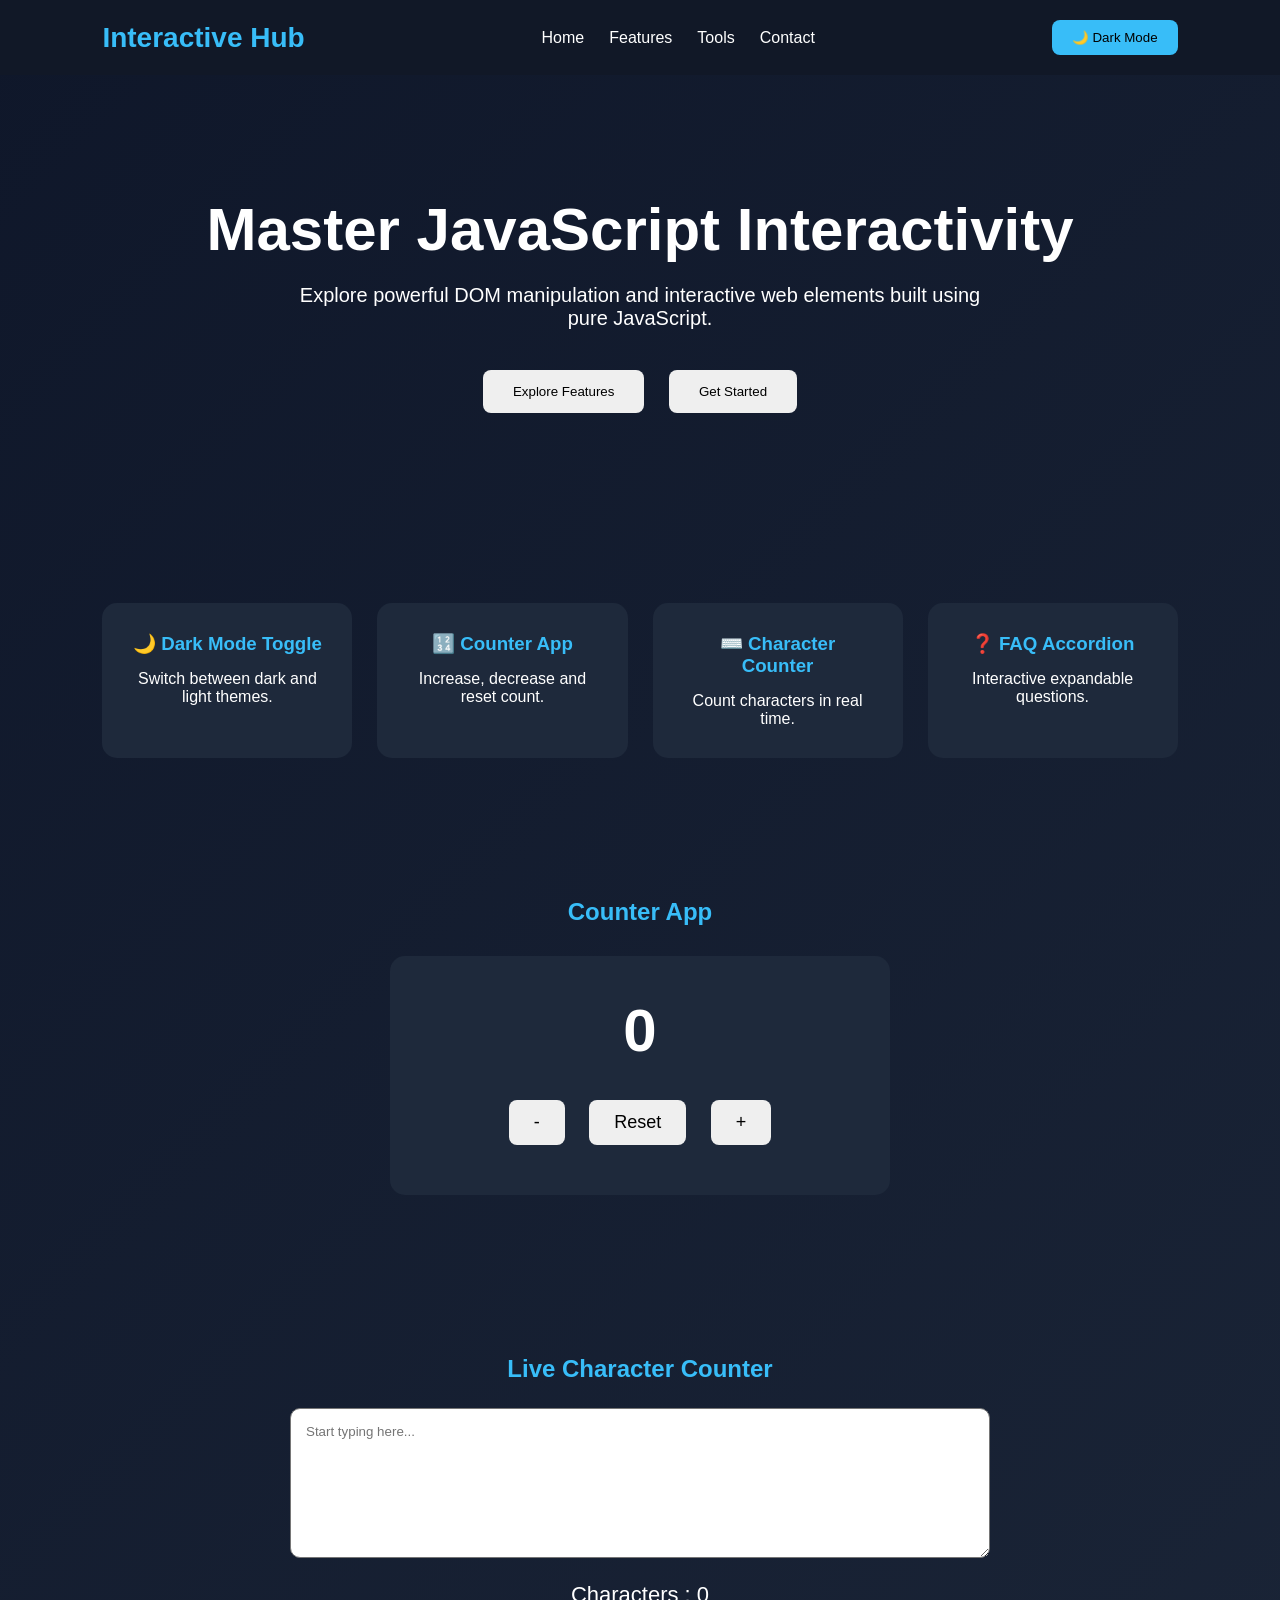
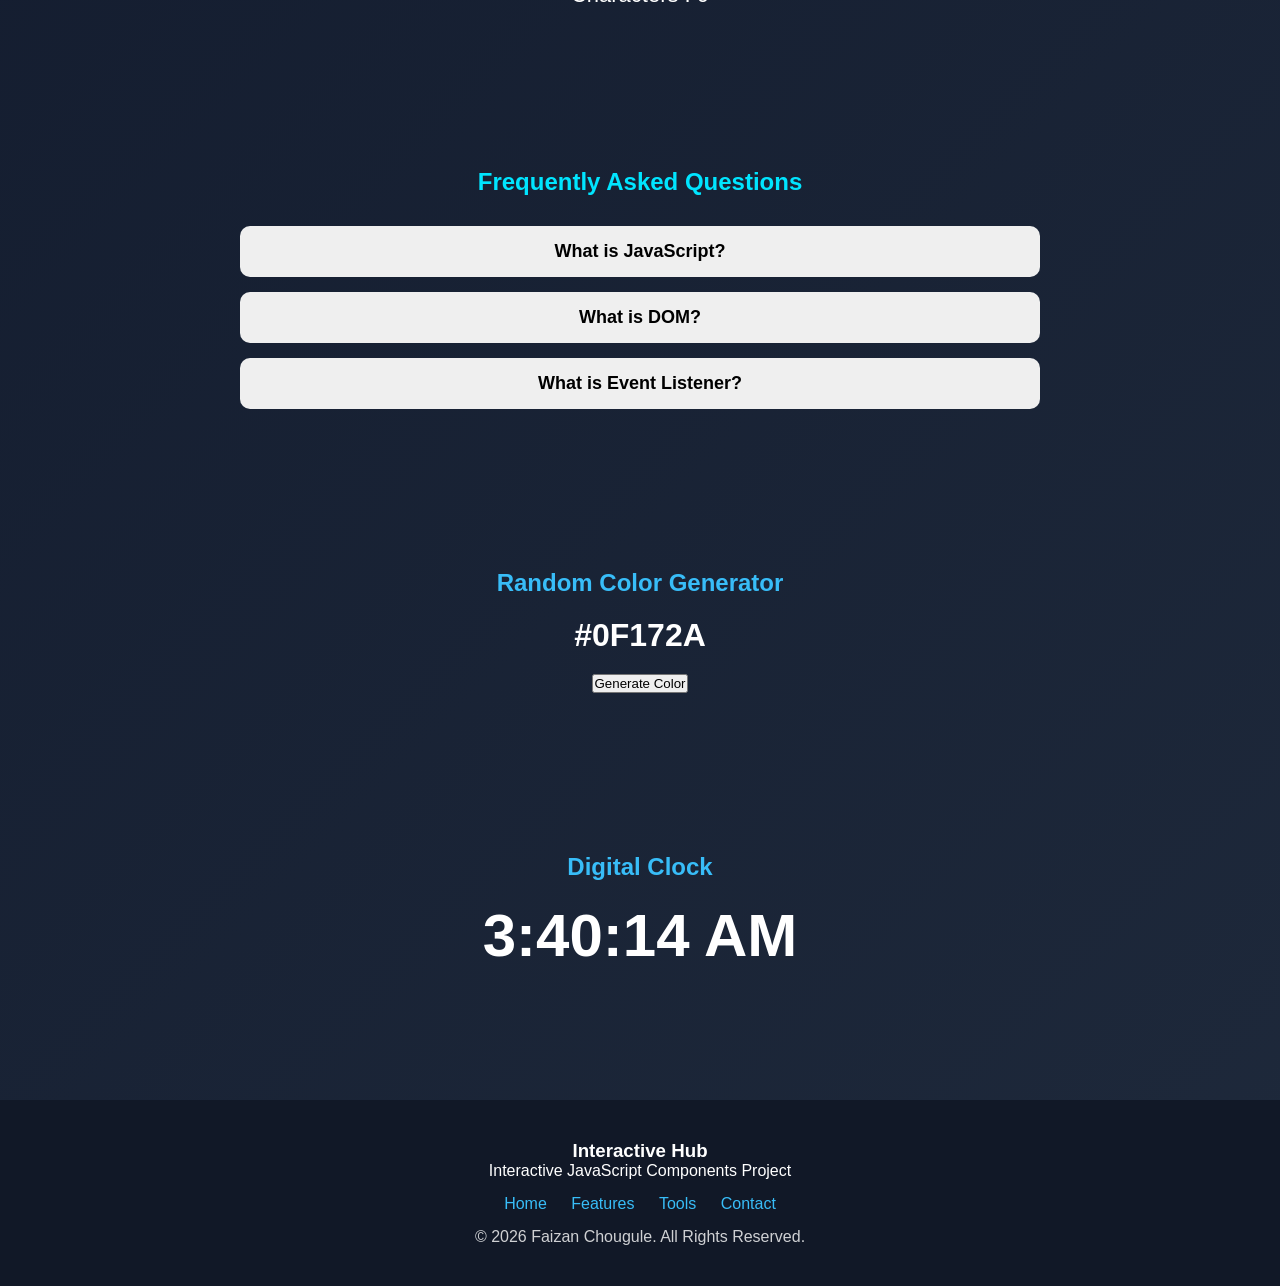
<file: Project 3/index.html>
<!DOCTYPE html>
<html lang="en">

<head>
    <meta charset="UTF-8">
    <meta name="viewport" content="width=device-width, initial-scale=1.0">
    <title>Interactive Web</title>
    <link rel="stylesheet" href="style.css">

</head>

<body>



    <!-- Navbar -->
    <nav class="navbar">
        <div class="logo">Interactive Hub</div>

        <ul class="nav-links">
            <li><a href="#home">Home</a></li>
            <li><a href="#features">Features</a></li>
            <li><a href="#tools">Tools</a></li>
            <li><a href="#contact">Contact</a></li>
        </ul>

        <button id="themeBtn">🌙 Dark Mode</button>
    </nav>

    <!-- Hero Section -->
    <section class="hero">
        <h1>Master JavaScript Interactivity</h1>

        <p>
            Explore powerful DOM manipulation and interactive web elements built
            using pure JavaScript.
        </p>

        <div class="hero-btns">
            <button>Explore Features</button>
            <button>Get Started</button>
        </div>
    </section>

    <!-- Feature Cards -->
    <section class="features">

        <div class="card">
            <h3>🌙 Dark Mode Toggle</h3>
            <p>Switch between dark and light themes.</p>
        </div>

        <div class="card">
            <h3>🔢 Counter App</h3>
            <p>Increase, decrease and reset count.</p>
        </div>

        <div class="card">
            <h3>⌨️ Character Counter</h3>
            <p>Count characters in real time.</p>
        </div>

        <div class="card">
            <h3>❓ FAQ Accordion</h3>
            <p>Interactive expandable questions.</p>
        </div>

    </section>

    <section class="counter-section">
        <h2>Counter App</h2>
        <div class="counter-box">
            <h1 id="count">0</h1>
            <div class="counter-buttons">
                <button onclick="decrease()">-</button>
                <button onclick="resetCount()">Reset</button>
                <button onclick="increase()">+</button>
            </div>
        </div>
    </section>
    <section class="character-section">

        <h2>Live Character Counter</h2>

        <textarea id="textInput" placeholder="Start typing here..."></textarea>

        <p>
            Characters :
            <span id="charCount">0</span>
        </p>

    </section>

    <section class="faq-section">

        <h2>Frequently Asked Questions</h2>

        <div class="faq-item">
            <button class="faq-question">
                What is JavaScript?
            </button>

            <div class="faq-answer">
                JavaScript is a programming language used to make websites interactive.
            </div>
        </div>

        <div class="faq-item">
            <button class="faq-question">
                What is DOM?
            </button>

            <div class="faq-answer">
                DOM stands for Document Object Model. It allows JavaScript to interact with HTML.
            </div>
        </div>

        <div class="faq-item">
            <button class="faq-question">
                What is Event Listener?
            </button>

            <div class="faq-answer">
                Event listeners detect user actions like clicks, typing and scrolling.
            </div>
        </div>

    </section>

    <section class="color-section">

        <h2>Random Color Generator</h2>

        <h3 id="colorCode">
            #0F172A
        </h3>

        <button id="colorBtn">
            Generate Color
        </button>

    </section>

    <section class="clock-section">
        <h2>Digital Clock</h2>
        <h1 id="clock">00:00:00</h1>
    </section>

   <footer class="footer">

    <h3>Interactive Hub</h3>

    <p>Interactive JavaScript Components Project</p>

    <div class="footer-links">
        <a href="#">Home</a>
        <a href="#">Features</a>
        <a href="#">Tools</a>
        <a href="#">Contact</a>
    </div>

    <p class="copyright">
        © 2026 Faizan Chougule. All Rights Reserved.
    </p>

</footer>
    <script src="script.js"></script>
</body>

</html>
</file>
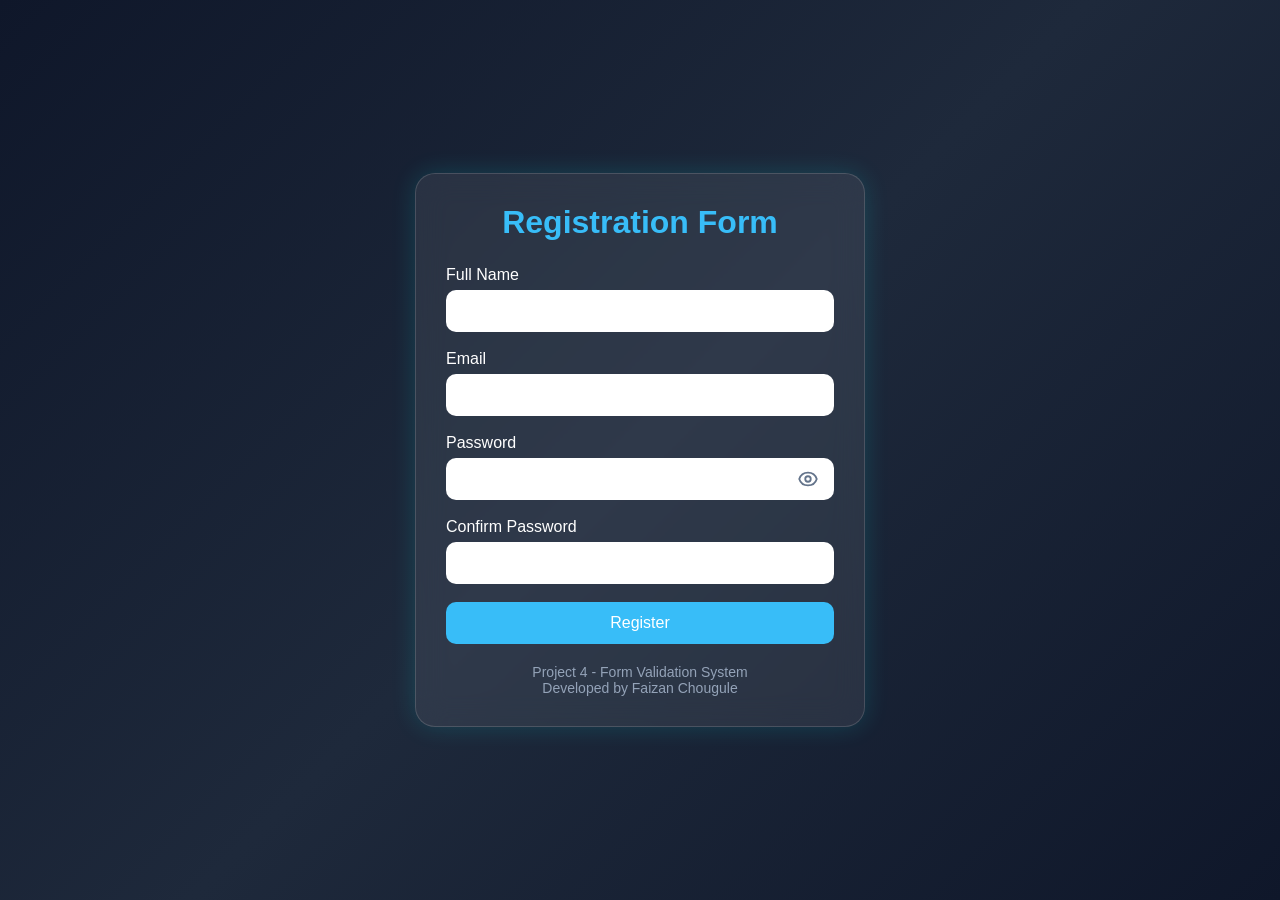
<file: Project 4/index.html>
<!DOCTYPE html>
<html lang="en">

<head>
    <meta charset="UTF-8">
    <meta name="viewport" content="width=device-width, initial-scale=1.0">
    <link rel="stylesheet" href="style.css">

   <link rel="stylesheet" href="https://cdnjs.cloudflare.com/ajax/libs/font-awesome/6.7.2/css/all.min.css">
</head>

<body>
    <div class="container">

        <h1>Registration Form</h1>

        <form id="registerForm">

            <div class="input-group">
                <label>Full Name</label>
                <input type="text" id="name">
                <small id="nameError"></small>
            </div>

            <div class="input-group">
                <label>Email</label>
                <input type="email" id="email">
                <small id="emailError"></small>
            </div>



            <div class="input-group">

                <label>Password</label>
                <div class="password-box">

                    <input type="password" id="password">

                <span id="togglePassword">
    <svg id="eyeIcon" xmlns="http://www.w3.org/2000/svg"
         width="22" height="22"
         fill="none"
         viewBox="0 0 24 24"
         stroke="currentColor">

      <path stroke-linecap="round"
            stroke-linejoin="round"
            stroke-width="2"
            d="M15 12a3 3 0 11-6 0 3 3 0 016 0z"/>

      <path stroke-linecap="round"
            stroke-linejoin="round"
            stroke-width="2"
            d="M2.458 12C3.732 7.943 7.523 5 12 5
               c4.477 0 8.268 2.943 9.542 7
               -1.274 4.057-5.065 7-9.542 7
               -4.477 0-8.268-2.943-9.542-7z"/>
    </svg>
</span>
                </div>
                <p id="strength"></p>

                <small id="passwordError"></small>

            </div>


            <div class="input-group">
                <label>Confirm Password</label>
                <input type="password" id="confirmPassword">
                <small id="confirmError"></small>
            </div>

            <button type="submit">
                Register
            </button>

            <p id="successMessage"></p>

        </form>
          <p class="footer-text">
    Project 4 - Form Validation System
    <br>
    Developed by Faizan Chougule
</p>

    </div>
  

    <div id="popup" class="popup">
        <div class="popup-content">
            <h2>🎉 Success</h2>
            <p>Registration Successful!</p>
            <button onclick="closePopup()">OK</button>
        </div>
    </div>

    <script src="script.js"></script>
</body>

</html>
</file>
<file: Project 3/style.css>
*{
    margin:0;
    padding:0;
    box-sizing:border-box;
    font-family:Arial, sans-serif;
}

body{
    background:linear-gradient(135deg,#0f172a,#1e293b);
    color:white;
}

.navbar{
    display:flex;
    justify-content:space-between;
    align-items:center;
    padding:20px 8%;
    background:#111827;
}

.logo{
    font-size:28px;
    font-weight:bold;
    color:#38bdf8;
}

.nav-links{
    display:flex;
    list-style:none;
    gap:25px;
}

.nav-links a{
    text-decoration:none;
    color:white;
}

#themeBtn{
    padding:10px 20px;
    border:none;
    border-radius:8px;
    background:#38bdf8;
    cursor:pointer;
}

.hero{
    text-align:center;
    padding:120px 20px;
}

.hero h1{
    font-size:60px;
    margin-bottom:20px;
}

.hero p{
    max-width:700px;
    margin:auto;
    font-size:20px;
}

.hero-btns{
    margin-top:30px;
}

.hero-btns button{
    padding:14px 30px;
    margin:10px;
    border:none;
    border-radius:8px;
    cursor:pointer;
}

.features{
    display:grid;
    grid-template-columns:repeat(auto-fit,minmax(250px,1fr));
    gap:25px;
    padding:60px 8%;
}

.card{
    background:#1e293b;
    padding:30px;
    border-radius:15px;
    text-align:center;
    transition:0.3s;
}

.card:hover{
    transform:translateY(-10px);
}

.card h3{
    margin-bottom:15px;
    color:#38bdf8;
}

@media(max-width:768px){

    .navbar{
        flex-direction:column;
        gap:15px;
    }

    .nav-links{
        flex-direction:column;
        text-align:center;
    }

    .hero h1{
        font-size:38px;
    }

    .hero p{
        font-size:16px;
    }

}

.counter-section{
    padding:80px 20px;
    text-align:center;
}

.counter-section h2{
    color:#38bdf8;
    margin-bottom:30px;
}

.counter-box{
    background:#1e293b;
    max-width:500px;
    margin:auto;
    padding:40px;
    border-radius:15px;
}

.counter-box h1{
    font-size:60px;
    margin-bottom:25px;
}

.counter-buttons button{
    padding:12px 25px;
    margin:10px;
    border:none;
    border-radius:8px;
    cursor:pointer;
    font-size:18px;
}

.character-section{
    padding:80px 20px;
    text-align:center;
}

.character-section h2{
    color:#38bdf8;
    margin-bottom:25px;
}

textarea{
    width:80%;
    max-width:700px;
    height:150px;
    padding:15px;
    border-radius:10px;
}

.character-section p{
    margin-top:20px;
    font-size:22px;
}

.faq-section{
    width: 90%;
    max-width: 800px;
    margin: 80px auto;
    text-align: center;
}

.faq-section h2{
    color: #00e5ff;
    margin-bottom: 30px;
}

.faq-item{
    margin-bottom: 15px;
}

.faq-question{
    width: 100%;
    padding: 15px;
    border: none;
    border-radius: 10px;
    cursor: pointer;
    font-size: 18px;
    font-weight: bold;
}

.faq-answer{
    display: none;
    padding: 15px;
    background: rgba(255,255,255,0.1);
    margin-top: 5px;
    border-radius: 10px;
}

.light-mode{
    background: #f5f5f5;
    color: #111;
}

.light-mode .navbar{
    background: black;
}

.light-mode .card{
    background: white;
    color: black;
}
.color-section{
    text-align:center;
    padding:80px 20px;
}

.color-section h2{
    color:#38bdf8;
    margin-bottom:20px;
}

#colorCode{
    font-size:32px;
    margin-bottom:20px;
}

.clock-section{
    text-align:center;
    padding:80px 20px;
}

.clock-section h2{
    color:#38bdf8;
    margin-bottom:20px;
}

#clock{
    font-size:60px;
}

.footer{
    text-align: center;
    padding: 40px;
    background: #111827;
    margin-top: 50px;
}

.footer-links{
    margin:15px 0;
}

.footer-links a{
    color:#38bdf8;
    text-decoration:none;
    margin:0 10px;
}

.footer-links a:hover{
    color:white;
}

.copyright{
    margin-top:10px;
    opacity:0.8;
}
button{
    transition:0.3s ease;
}

button:hover{
    transform:translateY(-3px);
}

.card{
    transition:0.3s ease;
}

.card:hover{
    transform:translateY(-8px);
}

html{
    scroll-behavior: smooth;
}
</file>
<file: Project 4/style.css>
*{
    margin:0;
    padding:0;
    box-sizing:border-box;
    font-family:'Poppins',sans-serif;
}

body{
    min-height:100vh;
    display:flex;
    justify-content:center;
    align-items:center;
    background:linear-gradient(135deg,#0f172a,#1e293b,#0f172a);
    color:white;
}

.container{
    width:90%;
    max-width:450px;
    background:rgba(255,255,255,0.08);
    backdrop-filter:blur(15px);
    padding:30px;
    border-radius:20px;
    border:1px solid rgba(255,255,255,0.15);
    box-shadow:0 0 25px rgba(0,255,255,0.15);
}

h1{
    text-align:center;
    margin-bottom:25px;
    color:#38bdf8;
}

.input-group{
    margin-bottom:18px;
}

.input-group label{
    display:block;
    margin-bottom:6px;
}

.input-group input{
    width:100%;
    padding:12px;
    border:none;
    border-radius:10px;
    outline:none;
    font-size:16px;
}

button{
    width:100%;
    padding:12px;
    border:none;
    border-radius:10px;
    background:#38bdf8;
    color:white;
    font-size:16px;
    cursor:pointer;
    transition:0.3s;
}

button:hover{
    transform:translateY(-3px);
    transform: translateY(-4px);
    box-shadow: 0 0 20px cyan;
}

small{
    color:#ff4d4d;
    display:block;
    margin-top:5px;
}

#successMessage{
    margin-top:15px;
    text-align:center;
    color:#22c55e;
    font-weight:bold;
}

.popup{
    display:none;
    position:fixed;
    top:0;
    left:0;
    width:100%;
    height:100%;
    background:rgba(0,0,0,0.7);

    justify-content:center;
    align-items:center;
}

.popup-content{
    background:#111827;
    color:white;

    padding:30px;
    border-radius:15px;

    text-align:center;

    width:300px;

    box-shadow:0 0 25px cyan;
}

.popup-content button{
    margin-top:15px;

    padding:10px 20px;

    border:none;

    border-radius:8px;

    cursor:pointer;
}

.password-box{
    position: relative;
}

.password-box input{
    width:100%;
    padding-right:50px;
}


#togglePassword{
    position:absolute;
    right:15px;
    top:50%;
    transform:translateY(-50%);
    cursor:pointer;
    color:#64748b;
    display:flex;
    align-items:center;
    justify-content:center;
}

#togglePassword svg{
    width:22px;
    height:22px;
}
.error{
    border:2px solid #ef4444 !important;
}
.footer-text{
    text-align:center;
    margin-top:20px;
    color:#94a3b8;
    font-size:14px;
}

.popup-content{
    animation: popupShow 0.3s ease;
}

@keyframes popupShow{
    from{
        transform: scale(0.8);
        opacity:0;
    }

    to{
        transform: scale(1);
        opacity:1;
    }
}
</file>
